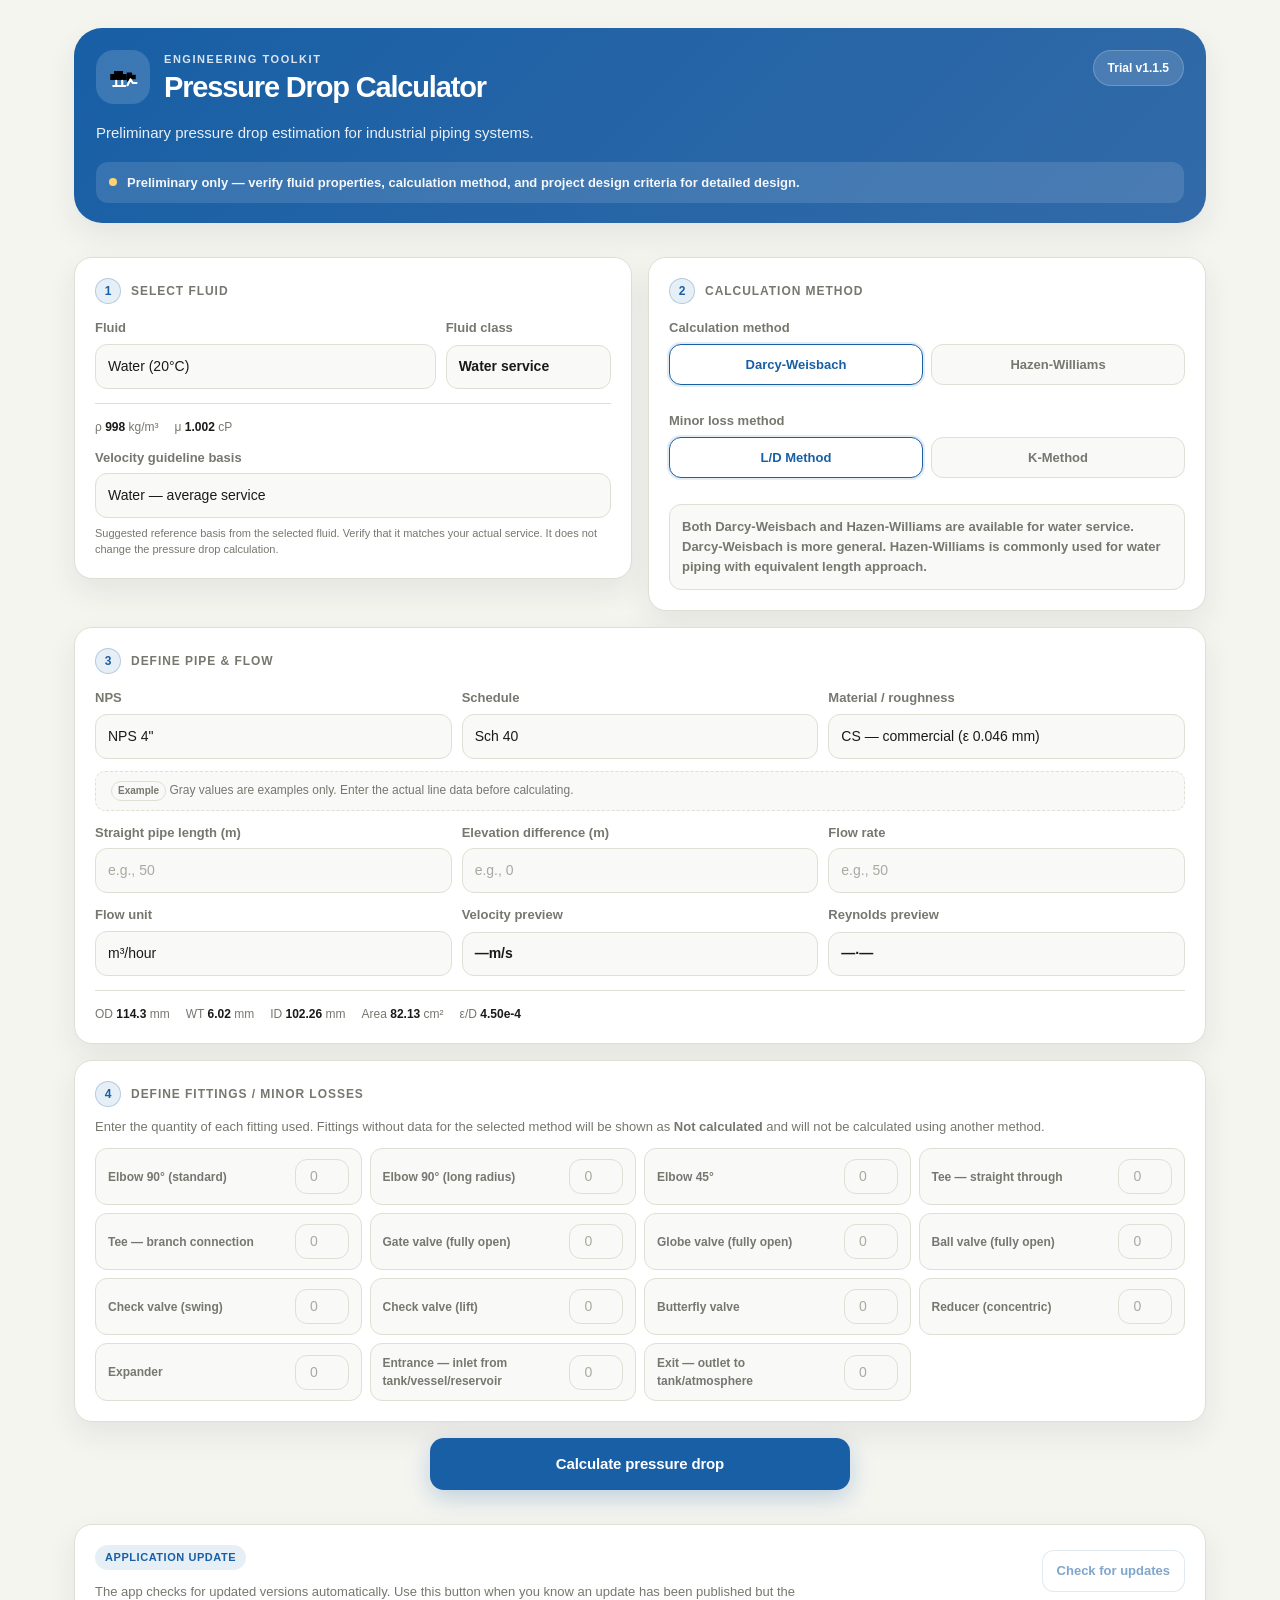
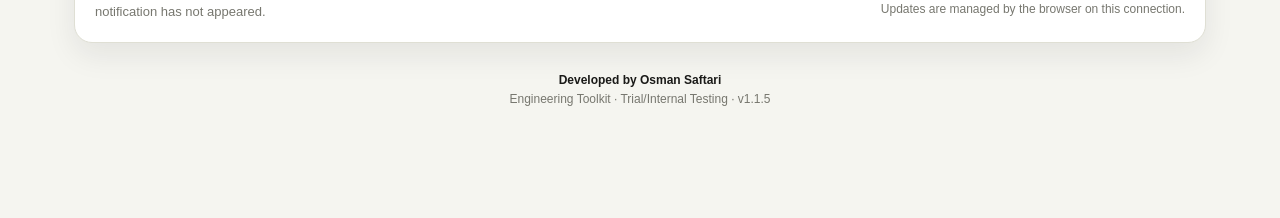
<file: index.html>
<!DOCTYPE html>
<html lang="en">
<head>
  <meta charset="UTF-8">
  <meta name="viewport" content="width=device-width, initial-scale=1.0">
  <meta name="theme-color" content="#185FA5">
  <meta name="description" content="Industrial pipe pressure drop calculator — Darcy-Weisbach and Hazen-Williams · v1.1.5">
  <meta name="apple-mobile-web-app-capable" content="yes">
  <meta name="apple-mobile-web-app-status-bar-style" content="default">
  <meta name="apple-mobile-web-app-title" content="PD Calc">
  <link rel="manifest" href="manifest.json?v=1.1.5">
  <link rel="icon" href="icons/icon-192.png?v=1.1.5">
  <link rel="apple-touch-icon" href="icons/icon-192.png?v=1.1.5">
  <link rel="stylesheet" href="css/style.css?v=1.1.5">
  <title>Pressure Drop Calculator</title>
</head>
<body>

<div id="offline-banner">You are offline — the app is running from cache.</div>

<div class="app">
  <header class="hero">
    <div class="hero-top">
      <div class="hero-brand">
        <div class="hero-mark" aria-hidden="true">
          <svg viewBox="0 0 48 48" role="img">
            <path d="M7 20h22v8H7z"/>
            <path d="M29 18h7v12h-7z"/>
            <path d="M36 21h5v6h-5z"/>
            <path d="M12 16h12v4H12z"/>
            <path d="M15 29v6m8-6v6M11 36h8m0 0h8" fill="none" stroke="currentColor" stroke-width="2.8" stroke-linecap="round"/>
            <path d="M30 35l4-8 3 5h5" fill="none" stroke="currentColor" stroke-width="2.8" stroke-linecap="round" stroke-linejoin="round"/>
          </svg>
        </div>
        <div>
          <p class="hero-eyebrow">ENGINEERING TOOLKIT</p>
          <h1>Pressure Drop Calculator</h1>
        </div>
      </div>
      <span class="trial-pill">Trial v1.1.5</span>
    </div>
    <p class="hero-desc">Preliminary pressure drop estimation for industrial piping systems.</p>
    <div class="warning-strip">
      <span class="warning-dot"></span>
      Preliminary only — verify fluid properties, calculation method, and project design criteria for detailed design.
    </div>
  </header>

  <!-- Step 1: Fluid -->
  <section class="card step-fluid">
    <div class="step-header">
      <div class="step-num">1</div>
      <div class="step-label">Select Fluid</div>
    </div>
    <div class="g3">
      <div class="field span-2">
        <label for="fluid-type">Fluid</label>
        <select id="fluid-type">
          <option value="water">Water (20°C)</option>
          <option value="water_hot">Hot water (80°C)</option>
          <option value="seawater">Seawater</option>
          <option value="glycol">Ethylene glycol 40%</option>
          <option value="chemical">Chemical liquid (generic)</option>
          <option value="oil_light">Light oil SG 0.80</option>
          <option value="oil_crude">Crude oil SG 0.87</option>
          <option value="air">Air (operating condition)</option>
          <option value="nat_gas">Natural gas (operating condition)</option>
          <option value="steam">Steam (operating condition)</option>
          <option value="custom_fluid">Custom fluid</option>
        </select>
      </div>
      <div class="field">
        <label>Fluid class</label>
        <div class="readout" id="fluid-class">—</div>
      </div>
    </div>

    <div class="g3 mt12 hidden" id="custom-fluid-fields">
      <div class="field">
        <label for="cust-rho">Density ρ (kg/m³) <span class="input-tag example-tag">Required input</span></label>
        <input type="number" id="cust-rho" placeholder="e.g., 1000" min="0.01" step="0.01">
      </div>
      <div class="field">
        <label for="cust-mu">Viscosity μ (cP) <span class="input-tag example-tag">Required input</span></label>
        <input type="number" id="cust-mu" placeholder="e.g., 1.0" min="0.001" step="0.001">
      </div>
      <div class="field">
        <label for="cust-name">Fluid name</label>
        <input type="text" id="cust-name" placeholder="e.g., Process liquid">
      </div>
    </div>

    <div class="info-row">
      <div class="info-item">ρ <span id="fl-rho">—</span> kg/m³</div>
      <div class="info-item">μ <span id="fl-mu">—</span> cP</div>
    </div>

    <div class="field mt12">
      <label for="velocity-basis">Velocity guideline basis</label>
      <select id="velocity-basis"></select>
      <p class="field-help">Suggested reference basis from the selected fluid. Verify that it matches your actual service. It does not change the pressure drop calculation.</p>
    </div>
  </section>

  <!-- Step 2: Method -->
  <section class="card step-method">
    <div class="step-header">
      <div class="step-num">2</div>
      <div class="step-label">Calculation Method</div>
    </div>

    <div class="field">
      <label>Calculation method</label>
      <div class="method-toggle" id="calc-method-toggle">
        <button class="mtbtn active" id="btn-darcy" type="button" data-method="darcy">Darcy-Weisbach</button>
        <button class="mtbtn" id="btn-hazen" type="button" data-method="hazen">Hazen-Williams</button>
      </div>
    </div>

    <div class="field mt12" id="minor-method-wrap">
      <label>Minor loss method</label>
      <div class="method-toggle">
        <button class="mtbtn active" id="btn-leq" type="button" data-minor="leq">L/D Method</button>
        <button class="mtbtn" id="btn-k" type="button" data-minor="k">K-Method</button>
      </div>
    </div>

    <div class="g3 mt12 hidden" id="hazen-c-wrap">
      <div class="field">
        <label for="hazen-c">Hazen-Williams C <span id="hazen-c-tag" class="input-tag reference-tag">Reference value</span></label>
        <input type="number" id="hazen-c" class="reference-input" value="130" min="1" step="1">
      </div>
      <div class="field span-2">
        <label>Minor loss basis</label>
        <div class="readout">L/D / equivalent length only</div>
      </div>
    </div>

    <div class="note-card mt12" id="method-guidance">—</div>
  </section>

  <!-- Step 3: Pipe and flow -->
  <section class="card step-pipe">
    <div class="step-header">
      <div class="step-num">3</div>
      <div class="step-label">Define Pipe &amp; Flow</div>
    </div>

    <div class="g3">
      <div class="field">
        <label for="nps">NPS</label>
        <select id="nps"></select>
      </div>
      <div class="field">
        <label for="schedule">Schedule</label>
        <select id="schedule"></select>
      </div>
      <div class="field">
        <label for="material">Material / roughness</label>
        <select id="material">
          <option value="cs_comm">CS — commercial (ε 0.046 mm)</option>
          <option value="cs_new">CS — new (ε 0.025 mm)</option>
          <option value="ss">Stainless steel (ε 0.015 mm)</option>
          <option value="pvc">PVC / CPVC (ε 0.0015 mm)</option>
          <option value="ci">Cast iron (ε 0.26 mm)</option>
          <option value="duct_iron">Ductile iron (ε 0.12 mm)</option>
          <option value="concrete">Concrete (ε 1.0 mm)</option>
          <option value="copper">Copper / brass (ε 0.0015 mm)</option>
          <option value="custom_mat">Custom roughness</option>
        </select>
      </div>
    </div>

    <div class="g3 mt12 hidden" id="steam-condition-fields">
      <div class="field">
        <label for="steam-pressure">Steam pressure <span class="input-tag example-tag">Required for steam</span></label>
        <input type="number" id="steam-pressure" class="user-required-input" placeholder="e.g., 42" min="0.001" step="0.01">
      </div>
      <div class="field">
        <label for="steam-pressure-unit">Pressure unit</label>
        <select id="steam-pressure-unit">
          <option value="barG">barG</option>
          <option value="barA">barA</option>
          <option value="kgcm2G">kg/cm²G</option>
          <option value="kgcm2A">kg/cm²A</option>
          <option value="MPaG">MPaG</option>
          <option value="MPaA">MPaA</option>
          <option value="kPaG">kPaG</option>
          <option value="kPaA">kPaA</option>
        </select>
      </div>
      <div class="field">
        <label>Steam density basis</label>
        <div class="readout small-readout" id="steam-density-readout">Enter steam pressure</div>
      </div>
    </div>
    <p class="field-help hidden" id="steam-pressure-help">Saturated steam density is estimated from the entered pressure using an internal saturation table interpolation. Flow rate remains part of Define Pipe &amp; Flow and can be entered as kg/hour.</p>

    <div class="field mt12 hidden" id="custom-roughness-field">
      <label for="custom-eps">Roughness ε (mm) <span class="input-tag example-tag">Required input</span></label>
      <input type="number" id="custom-eps" placeholder="e.g., 0.046" min="0.0001" step="0.001" style="max-width:180px">
    </div>

    <p class="entry-note mt12"><span class="input-tag example-tag">Example</span> Gray values are examples only. Enter the actual line data before calculating.</p>
    <div class="g3 mt12">
      <div class="field">
        <label for="pipe-len">Straight pipe length (m)</label>
        <input type="number" id="pipe-len" class="user-required-input" placeholder="e.g., 50" min="0" step="0.5">
      </div>
      <div class="field">
        <label for="elevation">Elevation difference (m)</label>
        <input type="number" id="elevation" class="user-required-input" placeholder="e.g., 0" step="0.5">
      </div>
      <div class="field">
        <label for="flowrate">Flow rate</label>
        <input type="number" id="flowrate" class="user-required-input" placeholder="e.g., 50" min="0.001" step="1">
      </div>
    </div>

    <div class="g3 mt12">
      <div class="field">
        <label for="flow-unit">Flow unit</label>
        <select id="flow-unit">
          <option value="m3h">m³/hour</option>
          <option value="lps">liter/second</option>
          <option value="gpm">GPM</option>
          <option value="m3s">m³/second</option>
          <option value="kgh">kg/hour</option>
        </select>
      </div>
      <div class="field">
        <label>Velocity preview</label>
        <div class="readout"><span id="fl-vel">—</span> m/s</div>
      </div>
      <div class="field">
        <label>Reynolds preview</label>
        <div class="readout"><span id="fl-re">—</span> · <span id="fl-regime">—</span></div>
      </div>
    </div>

    <div class="info-row">
      <div class="info-item">OD <span id="info-od">—</span> mm</div>
      <div class="info-item">WT <span id="info-wt">—</span> mm</div>
      <div class="info-item">ID <span id="info-id">—</span> mm</div>
      <div class="info-item">Area <span id="info-area">—</span> cm²</div>
      <div class="info-item">ε/D <span id="info-ed">—</span></div>
    </div>
  </section>

  <!-- Step 4: Fittings -->
  <section class="card step-fittings">
    <div class="step-header">
      <div class="step-num">4</div>
      <div class="step-label">Define Fittings / Minor Losses</div>
    </div>
    <p class="helper">Enter the quantity of each fitting used. Fittings without data for the selected method will be shown as <strong>Not calculated</strong> and will not be calculated using another method.</p>
    <div class="fitting-grid" id="fitting-grid"></div>
  </section>

  <div id="validation-box" class="validation-box hidden"></div>
  <button class="calc-btn" id="calc-btn">Calculate pressure drop</button>

  <!-- Results -->
  <section id="results" class="hidden">
    <div class="divider"></div>
    <div class="step-header">
      <div class="step-num success-step">✓</div>
      <div class="step-label">Calculation results</div>
    </div>

    <div class="result-card full-result">
      <span class="badge" id="result-method-badge">—</span>
      <div class="metric-2">
        <div class="metric accent-blue">
          <p class="mlabel">Total ΔP</p>
          <p class="mvalue" id="out-dp">—</p>
          <p class="munit">kg/cm²</p>
        </div>
        <div class="metric accent-blue">
          <p class="mlabel">Velocity</p>
          <p class="mvalue" id="out-vel">—</p>
          <p class="munit">m/s</p>
        </div>
        <div class="metric" id="metric-re">
          <p class="mlabel">Reynolds</p>
          <p class="mvalue" id="out-re">—</p>
          <p class="munit" id="out-regime">—</p>
        </div>
        <div class="metric" id="metric-factor">
          <p class="mlabel" id="out-factor-label">Friction factor</p>
          <p class="mvalue" id="out-factor">—</p>
          <p class="munit" id="out-factor-unit">—</p>
        </div>
      </div>
      <div class="sub-info" id="result-summary">—</div>
    </div>

    <div class="card">
      <span class="badge badge-amber">Breakdown losses</span>
      <div class="tbl-wrap">
        <table>
          <thead>
            <tr>
              <th>Component</th>
              <th>Head (m)</th>
              <th>ΔP (kg/cm²)</th>
            </tr>
          </thead>
          <tbody id="component-breakdown-body"></tbody>
        </table>
      </div>
    </div>

    <div class="card">
      <span class="badge badge-teal">Fitting status</span>
      <div class="tbl-wrap">
        <table>
          <thead>
            <tr>
              <th>Fitting</th>
              <th>Qty</th>
              <th>Data used</th>
              <th>Status</th>
            </tr>
          </thead>
          <tbody id="fitting-status-body"></tbody>
        </table>
      </div>
    </div>

    <div class="card">
      <span class="badge badge-red">Velocity check</span>
      <div class="velocity-summary">
        <div class="velocity-item"><span>Calculated velocity</span><strong id="vel-calculated">—</strong></div>
        <div class="velocity-item"><span>Reference basis</span><strong id="vel-basis-output">—</strong></div>
        <div class="velocity-item"><span>Reference velocity</span><strong id="vel-range-output">—</strong></div>
      </div>
      <p id="vel-check" class="vel-ok">—</p>
      <p class="reference-note">Reference basis: <em>Introduction to Process Engineering and Design</em>, Table 5.1 — Recommended Fluid Velocities.</p>
    </div>

    <div class="card">
      <span class="badge badge-blue">Calculation Notes &amp; Limitations</span>
      <ul class="notes-list" id="engineering-notes"></ul>
    </div>
  </section>

  <section class="card update-panel">
    <div class="update-tools">
      <div>
        <span class="badge badge-blue">Application Update</span>
        <p class="update-copy">The app checks for updated versions automatically. Use this button when you know an update has been published but the notification has not appeared.</p>
      </div>
      <div class="update-actions">
        <button id="checkUpdatesBtn" class="secondary-btn" type="button">Check for updates</button>
        <span id="updateStatus" class="update-status" aria-live="polite">Current version: v1.1.5</span>
      </div>
    </div>
  </section>

  <footer class="app-footer">
    <div>Developed by <strong>Osman Saftari</strong></div>
    <div>Engineering Toolkit · Trial/Internal Testing · v1.1.5</div>
  </footer>
</div>

<div id="install-bar">
  <p>Install this app<span>Offline access, faster launch</span></p>
  <button id="btn-install">Install</button>
  <button id="btn-dismiss" aria-label="Close">×</button>
</div>

<div id="updateBanner" class="update-banner hidden" role="status" aria-live="polite">
  <div class="update-banner-copy">
    <strong>New version available</strong>
    <span>An updated version of Pressure Drop Calculator is ready.</span>
  </div>
  <button id="updateNowBtn" class="update-btn" type="button">Update now</button>
</div>

<script src="js/data.js?v=1.1.5"></script>
<script src="js/calc.js?v=1.1.5"></script>
<script src="js/ui.js?v=1.1.5"></script>
<script>
  window.addEventListener('offline', () => { document.getElementById('offline-banner').style.display = 'block'; });
  window.addEventListener('online', () => { document.getElementById('offline-banner').style.display = 'none'; });

  let deferredPrompt = null;
  const installBar = document.getElementById('install-bar');
  const btnInstall = document.getElementById('btn-install');
  const btnDismiss = document.getElementById('btn-dismiss');
  window.addEventListener('beforeinstallprompt', event => {
    event.preventDefault();
    deferredPrompt = event;
    installBar.style.display = 'flex';
  });
  btnInstall.addEventListener('click', async () => {
    if (!deferredPrompt) return;
    deferredPrompt.prompt();
    await deferredPrompt.userChoice;
    deferredPrompt = null;
    installBar.style.display = 'none';
  });
  btnDismiss.addEventListener('click', () => { installBar.style.display = 'none'; });
  window.addEventListener('appinstalled', () => { installBar.style.display = 'none'; });

  // Safe PWA update handling: mirror the stable Pipe Support Span update pattern.
  // Do not manually delete active caches before a replacement worker is ready.
  let appSwRegistration = null;
  let appRefreshing = false;
  const isLocal = location.hostname === 'localhost' || location.hostname === '127.0.0.1';
  const isSecureAppHost = isLocal || location.protocol === 'https:';

  function showUpdateBanner() {
    document.getElementById('updateBanner').classList.remove('hidden');
  }
  function hideUpdateBanner() {
    document.getElementById('updateBanner').classList.add('hidden');
  }
  function setUpdateStatus(message) {
    document.getElementById('updateStatus').textContent = message;
  }
  async function checkForAppUpdate() {
    if (!navigator.onLine) {
      setUpdateStatus('Connect to the internet before checking for an update.');
      return;
    }
    if (!appSwRegistration) {
      setUpdateStatus('Update checking is unavailable in this browser.');
      return;
    }
    const button = document.getElementById('checkUpdatesBtn');
    button.disabled = true;
    setUpdateStatus('Checking for updates...');
    try {
      await appSwRegistration.update();
      if (appSwRegistration.waiting) {
        showUpdateBanner();
        setUpdateStatus('New version available.');
      } else {
        setUpdateStatus('You are using the latest available version.');
      }
    } catch (error) {
      setUpdateStatus('Could not check for updates. Check your connection.');
    } finally {
      button.disabled = false;
    }
  }
  async function initAppUpdateHandling() {
    const checkButton = document.getElementById('checkUpdatesBtn');
    const updateNow = document.getElementById('updateNowBtn');
    checkButton.addEventListener('click', checkForAppUpdate);

    if (!('serviceWorker' in navigator) || !isSecureAppHost) {
      setUpdateStatus('Updates are managed by the browser on this connection.');
      checkButton.disabled = true;
      return;
    }
    try {
      appSwRegistration = await navigator.serviceWorker.register('./sw.js', { updateViaCache: 'none' });
      if (appSwRegistration.waiting) showUpdateBanner();

      appSwRegistration.addEventListener('updatefound', () => {
        const newWorker = appSwRegistration.installing;
        if (!newWorker) return;
        newWorker.addEventListener('statechange', () => {
          if (newWorker.state === 'installed' && navigator.serviceWorker.controller) {
            showUpdateBanner();
            setUpdateStatus('New version available.');
          }
        });
      });

      navigator.serviceWorker.addEventListener('controllerchange', () => {
        if (appRefreshing) return;
        appRefreshing = true;
        window.location.reload();
      });

      updateNow.addEventListener('click', () => {
        if (appSwRegistration && appSwRegistration.waiting) {
          updateNow.textContent = 'Updating...';
          appSwRegistration.waiting.postMessage({ type: 'SKIP_WAITING' });
        } else {
          hideUpdateBanner();
          window.location.reload();
        }
      });
    } catch (error) {
      setUpdateStatus('Update checking unavailable.');
      checkButton.disabled = true;
    }
  }
  window.addEventListener('load', initAppUpdateHandling);
</script>
</body>
</html>
</file>
<file: css/style.css>
:root {
  --bg: #f5f5f0;
  --surface: #ffffff;
  --surface-soft: #f9faf7;
  --text: #1a1a18;
  --muted: #77776f;
  --border: #dfdfd4;
  --primary: #185fa5;
  --primary-dark: #124a82;
  --success: #247a45;
  --warning: #9a6a13;
  --danger: #a23a3a;
  --teal: #0f6e56;
  --shadow: 0 12px 30px rgba(20,30,40,0.08);
  --radius: 18px;
  --radius-sm: 12px;
}

*, *::before, *::after { box-sizing: border-box; margin: 0; padding: 0; -webkit-tap-highlight-color: transparent; }

body {
  font-family: -apple-system, BlinkMacSystemFont, "Segoe UI", sans-serif;
  background: var(--bg);
  color: var(--text);
  font-size: 15px;
  line-height: 1.5;
  min-height: 100vh;
}

button, input, select, textarea { font: inherit; }
button { cursor: pointer; border: 0; background: none; color: inherit; }

/* ── Layout ── */
.app { max-width: 480px; min-height: 100vh; margin: 0 auto; padding: 20px 14px 96px; }

/* ── Topbar ── */
.topbar { margin-bottom: 20px; }
.eyebrow { text-transform: uppercase; letter-spacing: 0.12em; font-size: 11px; font-weight: 700; color: var(--primary); display: block; margin-bottom: 4px; }
.topbar h1 { font-size: 28px; font-weight: 800; letter-spacing: -0.04em; line-height: 1.05; }
.topbar p { color: var(--muted); font-size: 13px; margin-top: 4px; }

/* ── Cards ── */
.card {
  background: var(--surface);
  border: 1px solid var(--border);
  border-radius: var(--radius);
  box-shadow: var(--shadow);
  padding: 18px;
  margin-bottom: 12px;
}

/* ── Step headers ── */
.step-header { display: flex; align-items: center; gap: 10px; margin-bottom: 14px; }
.step-num {
  width: 26px; height: 26px; border-radius: 50%;
  background: rgba(24,95,165,0.10);
  border: 1.5px solid rgba(24,95,165,0.25);
  display: flex; align-items: center; justify-content: center;
  font-size: 12px; font-weight: 800; color: var(--primary); flex-shrink: 0;
}
.step-label { font-size: 12px; font-weight: 800; color: var(--muted); text-transform: uppercase; letter-spacing: .08em; }

/* ── Form fields ── */
.field { display: grid; gap: 6px; }
.field label { font-size: 13px; font-weight: 800; color: var(--muted); }

input[type="number"], input[type="text"], select {
  width: 100%;
  border: 1px solid var(--border);
  border-radius: var(--radius-sm);
  background: var(--surface-soft);
  padding: 11px 12px;
  color: var(--text);
  font-size: 14px;
  outline: none;
  transition: border-color .15s, box-shadow .15s;
  -webkit-appearance: none;
}
input:focus, select:focus {
  border-color: var(--primary);
  box-shadow: 0 0 0 3px rgba(24,95,165,0.12);
}

.g2 { display: grid; grid-template-columns: 1fr 1fr; gap: 10px; }
.g3 { display: grid; grid-template-columns: 1fr 1fr 1fr; gap: 10px; }
.mt12 { margin-top: 12px; }

/* ── Info row ── */
.info-row {
  display: flex; flex-wrap: wrap; gap: 6px 16px;
  margin-top: 14px; padding-top: 14px;
  border-top: 1px solid var(--border);
}
.info-item { font-size: 12px; color: var(--muted); }
.info-item span { font-weight: 700; color: var(--text); }

/* ── Fittings ── */
.fitting-grid {
  display: grid;
  grid-template-columns: repeat(auto-fill, minmax(175px, 1fr));
  gap: 8px;
  margin-top: 12px;
}
.fitting-row {
  display: flex; align-items: center; gap: 10px;
  padding: 10px 12px;
  border: 1px solid var(--border);
  border-radius: var(--radius-sm);
  background: var(--surface-soft);
}
.fitting-row label { font-size: 12px; color: var(--muted); font-weight: 600; flex: 1; min-width: 0; }
.fitting-row input { width: 54px; text-align: center; flex-shrink: 0; padding: 6px 8px; }

/* ── Method toggle ── */
.method-toggle { display: flex; gap: 8px; margin-bottom: 14px; }
.mtbtn {
  flex: 1; padding: 10px 12px; font-size: 13px; font-weight: 800;
  border: 1px solid var(--border); border-radius: var(--radius-sm);
  background: var(--surface-soft); color: var(--muted);
  transition: all .15s;
}
.mtbtn.active {
  background: var(--surface);
  border-color: var(--primary);
  color: var(--primary);
  box-shadow: 0 0 0 2px rgba(24,95,165,0.12);
}

/* ── Calc button (uses template .btn.primary style) ── */
.calc-btn {
  display: flex; align-items: center; justify-content: center;
  width: 100%; min-height: 52px;
  border-radius: 14px; padding: 0 20px;
  font-size: 15px; font-weight: 800;
  background: var(--primary); color: #fff; border: none;
  box-shadow: 0 8px 24px rgba(24,95,165,0.25);
  transition: background .15s, transform .1s;
  letter-spacing: -0.01em;
  margin-top: 4px;
}
.calc-btn:hover { background: var(--primary-dark); }
.calc-btn:active { transform: scale(0.99); background: var(--primary-dark); }

/* ── Divider ── */
.divider { border: none; border-top: 1px solid var(--border); margin: 16px 0; }

/* ── Badges (pill style from template) ── */
.badge {
  display: inline-flex; align-items: center;
  padding: 4px 10px; border-radius: 999px;
  font-size: 11px; font-weight: 700;
  text-transform: uppercase; letter-spacing: 0.05em;
  margin-bottom: 12px;
}
.badge-blue   { color: var(--primary);  background: rgba(24,95,165,0.10); }
.badge-teal   { color: var(--teal);     background: rgba(15,110,86,0.10); }
.badge-amber  { color: var(--warning);  background: rgba(154,106,19,0.12); }
.badge-red    { color: var(--danger);   background: rgba(162,58,58,0.10); }
.badge-green  { color: var(--success);  background: rgba(36,122,69,0.10); }

/* ── Result pair ── */
.result-pair { display: grid; grid-template-columns: 1fr 1fr; gap: 12px; margin-bottom: 12px; }
.result-card {
  background: var(--surface);
  border: 1px solid var(--border);
  border-radius: var(--radius);
  box-shadow: var(--shadow);
  padding: 16px;
}

/* ── Metric cards (from template .metric-card style) ── */
.metric-2 { display: grid; grid-template-columns: 1fr 1fr; gap: 8px; }
.metric {
  background: var(--surface-soft);
  border: 1px solid var(--border);
  border-radius: var(--radius-sm);
  padding: 12px;
  display: flex; flex-direction: column; justify-content: space-between;
  min-height: 80px;
}
.metric.accent-blue { background: rgba(24,95,165,0.07); border-color: rgba(24,95,165,0.18); }
.metric.accent-teal { background: rgba(15,110,86,0.07); border-color: rgba(15,110,86,0.18); }
.metric p.mlabel { font-size: 11px; font-weight: 700; color: var(--muted); text-transform: uppercase; letter-spacing: .04em; }
.metric p.mvalue { font-size: 22px; font-weight: 800; letter-spacing: -0.03em; color: var(--text); line-height: 1.15; }
.metric p.munit  { font-size: 11px; color: var(--muted); }
.metric.accent-blue p.mlabel { color: var(--primary); }
.metric.accent-blue p.mvalue { color: var(--primary-dark); }
.metric.accent-teal p.mlabel { color: var(--teal); }
.metric.accent-teal p.mvalue { color: #085041; }

/* ── Sub info ── */
.sub-info { font-size: 12px; color: var(--muted); margin-top: 12px; line-height: 1.9; }
.sub-info strong { color: var(--text); }

/* ── Breakdown table ── */
.tbl-wrap { overflow-x: auto; margin-top: 10px; }
table { width: 100%; border-collapse: collapse; font-size: 12px; min-width: 380px; }
th { font-size: 11px; font-weight: 800; color: var(--muted); text-align: left; padding: 7px 8px; border-bottom: 1px solid var(--border); text-transform: uppercase; letter-spacing: .04em; }
td { padding: 8px 8px; border-bottom: 1px solid var(--border); color: var(--text); }
td:last-child, th:last-child { text-align: right; }
tr.total-row td { font-weight: 800; border-top: 1.5px solid var(--border); border-bottom: none; }

/* ── Velocity status ── */
.vel-ok   { font-size: 14px; font-weight: 700; color: var(--success); }
.vel-warn { font-size: 14px; font-weight: 700; color: var(--warning); }
.vel-bad  { font-size: 14px; font-weight: 700; color: var(--danger); }

/* ── Warning note (uses template .note-card feel) ── */
.warn {
  font-size: 13px; font-weight: 600; color: var(--warning);
  background: rgba(154,106,19,0.08);
  border: 1px solid rgba(154,106,19,0.22);
  padding: 10px 12px; border-radius: var(--radius-sm); margin-bottom: 12px;
}

/* ── Offline banner ── */
#offline-banner {
  background: rgba(154,106,19,0.10); color: var(--warning);
  text-align: center; font-size: 13px; font-weight: 700; padding: 8px;
  display: none;
}

/* ── Install bar (styled after template .bottom-nav feel) ── */
#install-bar {
  position: fixed; bottom: 12px; left: 50%;
  transform: translateX(-50%);
  width: min(452px, calc(100vw - 28px));
  background: rgba(255,255,255,0.94);
  backdrop-filter: blur(16px);
  border: 1px solid var(--border);
  border-radius: 20px;
  box-shadow: var(--shadow);
  padding: 10px 14px;
  display: none; align-items: center; gap: 12px;
  z-index: 200;
}
#install-bar p { font-size: 13px; font-weight: 700; flex: 1; color: var(--text); }
#install-bar p span { color: var(--muted); font-weight: 400; font-size: 12px; display: block; }
#btn-install {
  padding: 9px 18px; background: var(--primary); color: #fff;
  border: none; border-radius: 12px; font-size: 13px;
  font-weight: 800; cursor: pointer; flex-shrink: 0;
  box-shadow: 0 4px 12px rgba(24,95,165,0.25);
}
#btn-dismiss {
  width: 32px; height: 32px; display: grid; place-items: center;
  background: var(--surface-soft); border: 1px solid var(--border);
  border-radius: 999px; color: var(--muted); font-size: 16px; cursor: pointer;
  flex-shrink: 0;
}

.hidden { display: none !important; }

@media (max-width: 440px) {
  .g3 { grid-template-columns: 1fr 1fr; }
  .result-pair { grid-template-columns: 1fr; }
}

/* v1.1.0 additions */
.span-2 { grid-column: span 2; }
.readout {
  min-height: 42px;
  display: flex;
  align-items: center;
  border: 1px solid var(--border);
  border-radius: var(--radius-sm);
  background: var(--surface-soft);
  padding: 10px 12px;
  color: var(--text);
  font-size: 14px;
  font-weight: 700;
}
.helper { color: var(--muted); font-size: 13px; line-height: 1.5; margin-top: -4px; }
.note-card {
  color: var(--muted);
  background: var(--surface-soft);
  border: 1px solid var(--border);
  border-radius: var(--radius-sm);
  padding: 12px;
  line-height: 1.55;
  font-size: 13px;
  font-weight: 600;
}
.mtbtn.disabled, .mtbtn:disabled {
  opacity: 0.45;
  cursor: not-allowed;
  box-shadow: none;
}
.validation-box {
  margin: 12px 0;
  padding: 12px 14px;
  color: var(--danger);
  background: rgba(162,58,58,0.08);
  border: 1px solid rgba(162,58,58,0.22);
  border-radius: var(--radius-sm);
  font-size: 13px;
  line-height: 1.5;
}
.validation-box ul { margin: 6px 0 0 18px; }
.success-step { background: rgba(36,122,69,0.12) !important; border-color: rgba(36,122,69,0.3) !important; color: var(--success) !important; }
.full-result { margin-bottom: 12px; }
.notes-list { margin: 0 0 0 18px; color: var(--muted); font-size: 13px; line-height: 1.6; }
.notes-list li { margin-bottom: 5px; }
.app-footer {
  color: var(--muted);
  text-align: center;
  font-size: 12px;
  line-height: 1.55;
  padding: 24px 8px 0;
}
.app-footer div:first-child { font-weight: 800; color: var(--text); }
@media (max-width: 440px) {
  .span-2 { grid-column: span 2; }
  .method-toggle { flex-direction: column; }
}
@media (max-width: 360px) {
  .g2, .g3 { grid-template-columns: 1fr; }
  .span-2 { grid-column: span 1; }
}

/* v1.1.2 — Reference-based velocity guideline */
.field-help {
  color: var(--muted);
  font-size: 11px;
  line-height: 1.45;
  margin-top: 2px;
}
.velocity-summary {
  display: grid;
  gap: 8px;
  margin: 2px 0 12px;
}
.velocity-item {
  display: flex;
  justify-content: space-between;
  gap: 12px;
  padding: 8px 10px;
  border: 1px solid var(--border);
  border-radius: 10px;
  background: var(--surface-soft);
  font-size: 12px;
}
.velocity-item span { color: var(--muted); font-weight: 700; }
.velocity-item strong { color: var(--text); font-weight: 800; text-align: right; }
.reference-note {
  margin-top: 12px;
  padding-top: 10px;
  border-top: 1px solid var(--border);
  color: var(--muted);
  font-size: 11px;
  line-height: 1.45;
}

/* v1.1.1 — Responsive desktop layout */
@media (min-width: 760px) {
  .app {
    max-width: 1180px;
    padding: 28px 24px 110px;
  }

  .topbar {
    display: flex;
    align-items: flex-end;
    justify-content: space-between;
    gap: 24px;
    padding: 4px 4px 10px;
    margin-bottom: 8px;
  }

  .topbar h1 {
    font-size: 40px;
  }

  .topbar p {
    font-size: 14px;
    text-align: right;
    max-width: 420px;
  }

  .card,
  .result-card {
    padding: 20px;
  }

  .g3 {
    grid-template-columns: repeat(3, minmax(0, 1fr));
  }

  .method-toggle {
    flex-direction: row;
  }

  .fitting-grid {
    grid-template-columns: repeat(auto-fill, minmax(220px, 1fr));
  }

  .metric-2 {
    grid-template-columns: repeat(4, minmax(0, 1fr));
  }

  #install-bar {
    width: min(680px, calc(100vw - 48px));
  }
}

@media (min-width: 980px) {
  .app {
    display: grid;
    grid-template-columns: minmax(0, 1fr) minmax(0, 1fr);
    gap: 16px;
    align-items: start;
  }

  .hero,
  .step-pipe,
  .step-fittings,
  #validation-box,
  .calc-btn,
  #results,
  .app-footer {
    grid-column: 1 / -1;
  }

  .card {
    margin-bottom: 0;
  }

  .calc-btn {
    max-width: 420px;
    justify-self: center;
    margin-top: 0;
  }

  #results {
    display: grid;
    grid-template-columns: 1.08fr 0.92fr;
    gap: 16px;
  }

  #results > .divider,
  #results > .step-header,
  #results > .full-result {
    grid-column: 1 / -1;
  }

  #results > .divider {
    width: 100%;
    margin: 4px 0 0;
  }

  #results > .step-header {
    margin-bottom: -2px;
  }

  #results > .card {
    height: 100%;
  }

  .app-footer {
    padding-top: 12px;
  }
}

@media (min-width: 1240px) {
  .topbar h1 {
    font-size: 46px;
  }
}

/* v1.1.3 — Trial findings: input clarity and app refresh */
.input-tag {
  display: inline-flex;
  align-items: center;
  margin-left: 5px;
  padding: 1px 6px;
  border-radius: 999px;
  font-size: 10px;
  line-height: 1.6;
  font-weight: 800;
  vertical-align: middle;
  letter-spacing: 0;
  text-transform: none;
}
.example-tag {
  color: var(--muted);
  border: 1px solid var(--border);
  background: var(--surface-soft);
}
.reference-tag {
  color: var(--primary);
  border: 1px solid rgba(24,95,165,0.22);
  background: rgba(24,95,165,0.07);
}
.user-tag {
  color: var(--success);
  border: 1px solid rgba(36,122,69,0.24);
  background: rgba(36,122,69,0.08);
}
input::placeholder {
  color: #a9a99f;
  font-weight: 500;
}
.entry-note {
  color: var(--muted);
  font-size: 12px;
  line-height: 1.5;
  padding: 9px 10px;
  border-radius: 10px;
  border: 1px dashed var(--border);
  background: var(--surface-soft);
}
.reference-input {
  color: var(--primary-dark);
  background: rgba(24,95,165,0.035);
}
.refresh-app-btn {
  margin-top: 12px;
  padding: 8px 13px;
  border: 1px solid var(--border);
  background: var(--surface);
  color: var(--primary);
  border-radius: 999px;
  font-size: 12px;
  font-weight: 800;
  transition: background .15s ease, opacity .15s ease;
}
.refresh-app-btn:hover { background: rgba(24,95,165,0.07); }
.refresh-app-btn:disabled { opacity: .55; cursor: wait; }
.refresh-status {
  min-height: 18px;
  margin-top: 6px;
  color: var(--muted);
  font-size: 11px;
}


/* v1.1.5 — Unified Engineering Toolkit header */
.hero {
  grid-column: 1 / -1;
  background: linear-gradient(135deg, var(--primary) 0%, #326aa8 100%);
  color: #fff;
  border-radius: 28px;
  padding: 22px 22px 20px;
  box-shadow: var(--shadow);
  margin-bottom: 18px;
}
.hero-top { display: flex; justify-content: space-between; align-items: flex-start; gap: 16px; }
.hero-brand { display: flex; align-items: center; gap: 14px; min-width: 0; }
.hero-mark {
  width: 54px; height: 54px; flex-shrink: 0;
  display: grid; place-items: center;
  border-radius: 18px;
  background: rgba(255,255,255,.15);
}
.hero-mark svg { width: 36px; height: 36px; color: #fff; }
.hero-eyebrow {
  margin: 0 0 4px;
  font-size: 11px; font-weight: 800; letter-spacing: .14em;
  color: rgba(255,255,255,.84);
}
.hero h1 {
  margin: 0; color: #fff;
  font-size: 29px; line-height: 1.08; font-weight: 800;
  letter-spacing: -.04em;
}
.trial-pill {
  display: inline-flex; white-space: nowrap;
  padding: 8px 14px; border-radius: 999px;
  background: rgba(255,255,255,.14);
  border: 1px solid rgba(255,255,255,.20);
  font-size: 12px; font-weight: 800; color: #fff;
}
.hero-desc {
  margin: 18px 0 17px;
  color: rgba(255,255,255,.90);
  font-size: 15px; max-width: 760px;
}
.warning-strip {
  display: flex; align-items: center; gap: 10px;
  padding: 11px 13px; border-radius: 12px;
  background: rgba(255,255,255,.12);
  color: rgba(255,255,255,.94);
  font-size: 13px; font-weight: 600;
}
.warning-dot {
  width: 8px; height: 8px; border-radius: 50%;
  background: #ffd274; flex-shrink: 0;
}

/* v1.1.5 — Safe in-app update pattern */
.update-panel { grid-column: 1 / -1; margin-top: 18px; }
.update-tools {
  display: flex; align-items: center; justify-content: space-between;
  gap: 18px;
}
.update-copy {
  margin: 0; max-width: 720px;
  color: var(--muted); font-size: 13px; line-height: 1.55;
}
.update-actions {
  display: flex; flex-direction: column; align-items: flex-end;
  gap: 8px; min-width: 178px;
}
.secondary-btn {
  border: 1px solid rgba(24,95,165,.24);
  background: var(--surface); color: var(--primary);
  border-radius: 12px; padding: 10px 14px;
  font-weight: 800; font-size: 13px;
  transition: background .15s ease, opacity .15s ease;
  white-space: nowrap;
}
.secondary-btn:hover { background: rgba(24,95,165,.07); }
.secondary-btn:disabled { opacity: .55; cursor: wait; }
.update-status { color: var(--muted); font-size: 12px; text-align: right; }
.update-banner {
  position: fixed; z-index: 220; left: 50%; bottom: 18px;
  transform: translateX(-50%);
  width: min(calc(100% - 28px), 570px);
  padding: 13px 13px 13px 16px;
  border-radius: 17px;
  background: var(--surface); border: 1px solid var(--border);
  box-shadow: 0 14px 34px rgba(20,46,65,.18);
  display: flex; align-items: center; gap: 20px;
}
.update-banner-copy { display: flex; flex-direction: column; gap: 2px; flex: 1; }
.update-banner-copy strong { color: var(--primary-dark); font-size: 14px; }
.update-banner-copy span { color: var(--muted); font-size: 12.5px; }
.update-btn {
  border: 0; background: var(--primary); color: #fff;
  border-radius: 11px; padding: 10px 13px;
  font-size: 13px; font-weight: 800; white-space: nowrap;
}
.update-btn:hover { background: var(--primary-dark); }
.app-footer strong { color: var(--text); }

@media (max-width: 600px) {
  .hero { padding: 18px 16px 16px; border-radius: 22px; }
  .hero-top { gap: 10px; }
  .hero-brand { align-items: flex-start; gap: 10px; }
  .hero-mark { width: 44px; height: 44px; border-radius: 14px; }
  .hero-mark svg { width: 29px; height: 29px; }
  .hero h1 { font-size: 23px; }
  .trial-pill { padding: 6px 10px; font-size: 11px; }
  .hero-desc { margin: 15px 0 14px; font-size: 13px; }
  .warning-strip { align-items: flex-start; font-size: 12px; }
  .update-tools { flex-direction: column; align-items: stretch; }
  .update-actions { align-items: stretch; min-width: 0; }
  .update-status { text-align: left; }
  .update-banner { bottom: 12px; gap: 12px; padding: 12px; align-items: flex-start; }
  .update-banner-copy span { font-size: 12px; }
  .update-btn { padding: 9px 11px; }
}


/* v1.1.5 — Steam pressure density input */
.small-readout { font-size: 13px; line-height: 1.35; }
</file>
